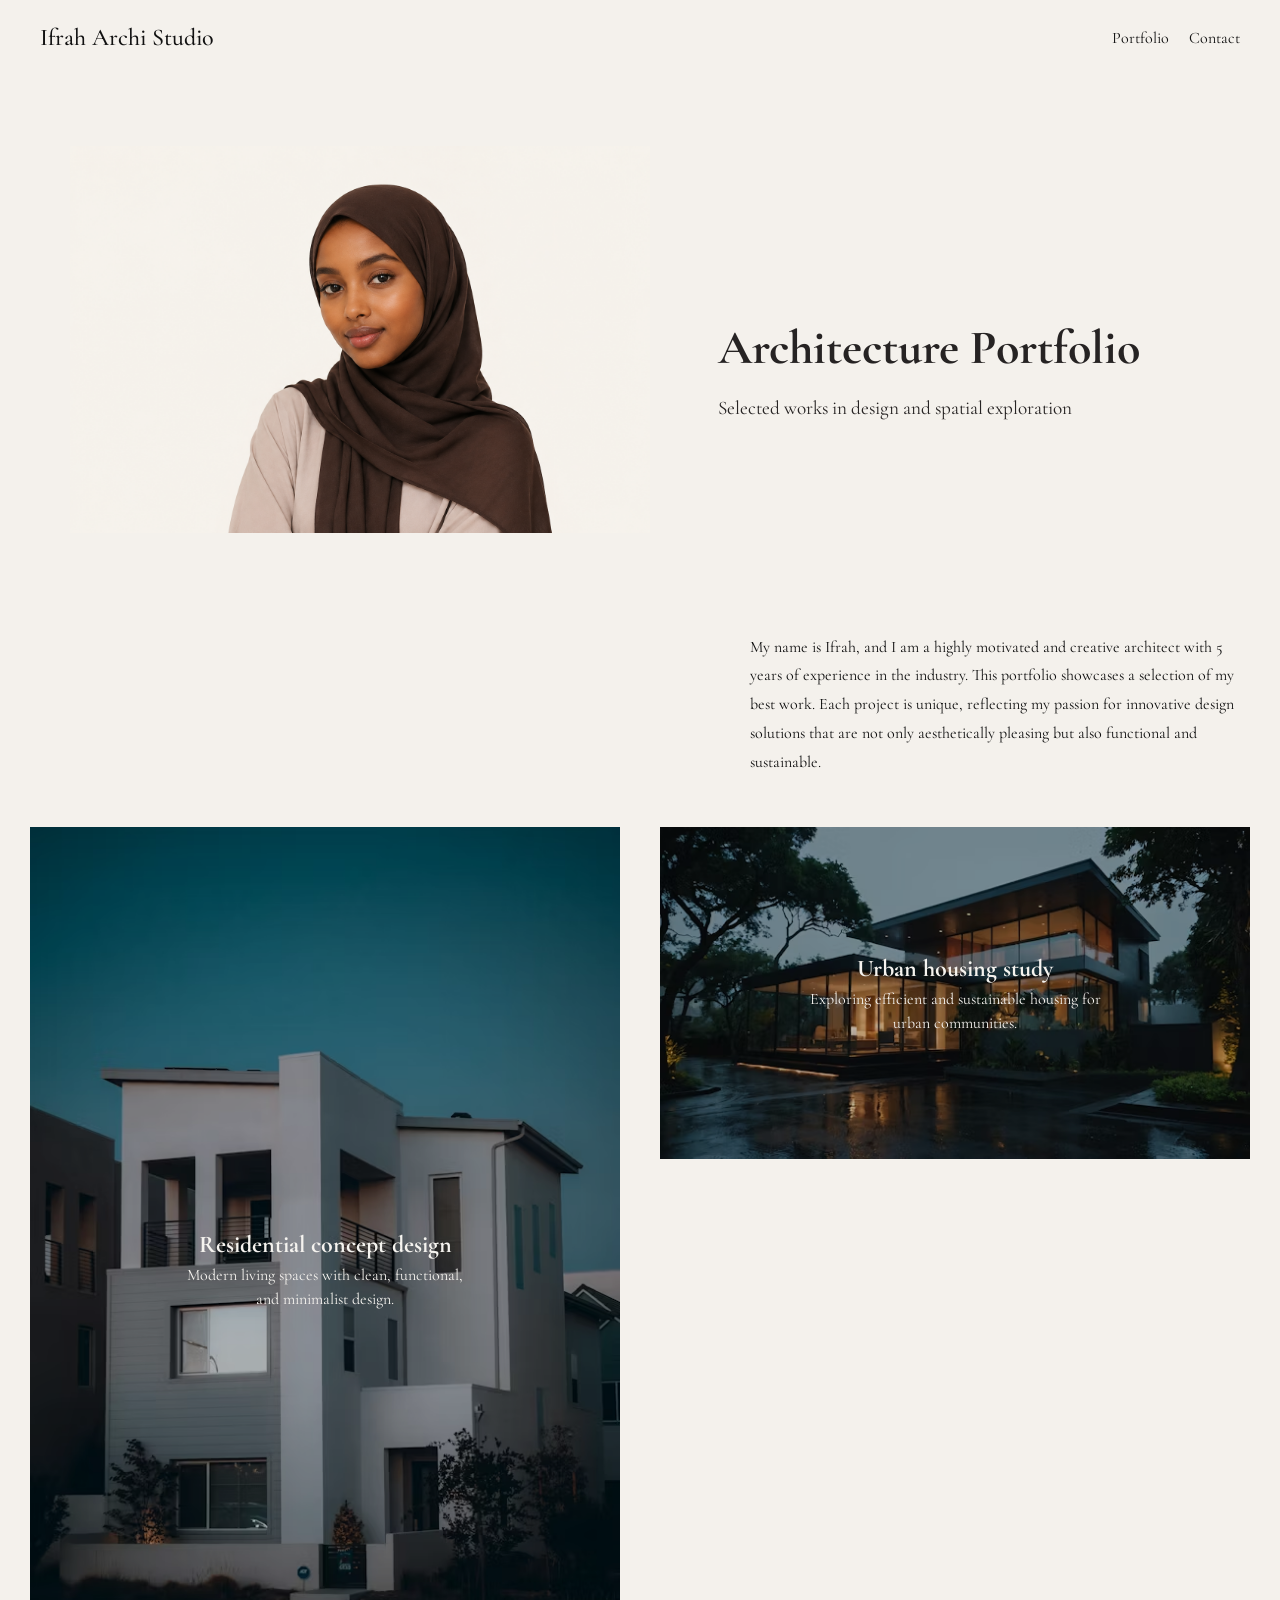
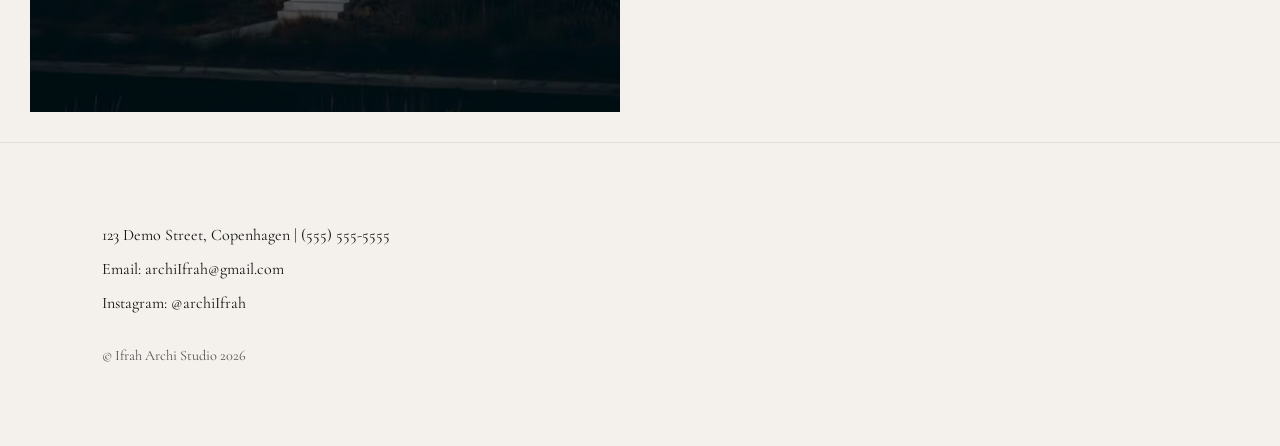
<file: index.html>
<!doctype html>
<html
  lang="en-US"
  class="break-words font-body text-base text-graphite-100 js-focus-visible"
  data-js-focus-visible=""
>
  <head>
    <meta charset="UTF-8" />
    <meta name="viewport" content="width=device-width, initial-scale=1.0" />

    <!-- Google Font -->
    <link rel="preconnect" href="https://fonts.googleapis.com" />
    <link rel="preconnect" href="https://fonts.gstatic.com" crossorigin />

    <link
      href="https://fonts.googleapis.com/css2?family=Cormorant+Garamond:wght@300;400;500;600&display=swap"
      rel="stylesheet"
    />

    <link rel="stylesheet" href="styles.css" />

    <title>Ifrah Archi Studio</title>
  </head>

  <body>
    <!-- Hero -->
    <section class="hero">
      <!-- Navigation -->
      <header class="header">
        <h1 class="logo">Ifrah Archi Studio</h1>

        <nav>
          <ul class="nav-links">
            <li><a href="index.html">Portfolio</a></li>
            <li><a href="contact.html">Contact</a></li>
          </ul>
        </nav>
      </header>

      <!-- Hero Image -->
      <img src=".//images/som.png" alt="Architecture Hero Image" />

      <!-- Hero Text -->
      <div class="hero-text">
        <h2>Architecture Portfolio</h2>
        <p>Selected works in design and spatial exploration</p>
      </div>
    </section>

    <!-- Work Section -->
    <section id="work-section">
      <!-- Description -->
      <div class="top-content">
        <p class="desc">
          My name is Ifrah, and I am a highly motivated and creative architect
          with 5 years of experience in the industry. This portfolio showcases a
          selection of my best work. Each project is unique, reflecting my
          passion for innovative design solutions that are not only
          aesthetically pleasing but also functional and sustainable.
        </p>
      </div>

      <!-- Projects Grid -->
      <div class="projects">
        <!-- Project One -->
        <div class="project">
          <a href="projectOne.html">
            <img src="./images/long.avif" alt="Project One" />

            <div class="project-overlay">
              <h2>Residential concept design</h2>
              <p>
                Modern living spaces with clean, functional, and minimalist
                design.
              </p>
            </div>
          </a>
        </div>

        <!-- Project Two -->
        <div class="project">
          <a href="projectTwo.html">
            <img src="./images/sho.avif" alt="Project Two" />
            <div class="project-overlay">
              <h2>Urban housing study</h2>
              <p>
                Exploring efficient and sustainable housing for urban
                communities.
              </p>
            </div>
          </a>
        </div>
      </div>
    </section>

    <!-- FOOTER -->
    <footer id="contact" class="contact">
      <p>123 Demo Street, Copenhagen | (555) 555-5555</p>

      <p>Email: archiIfrah@gmail.com</p>

      <p>Instagram: @archiIfrah</p>

      <p class="copyright">© Ifrah Archi Studio 2026</p>
    </footer>
    <button id="back-to-top" class="hide">↑ Top</button>
    <script src="script.js"></script>
  </body>
</html>
</file>
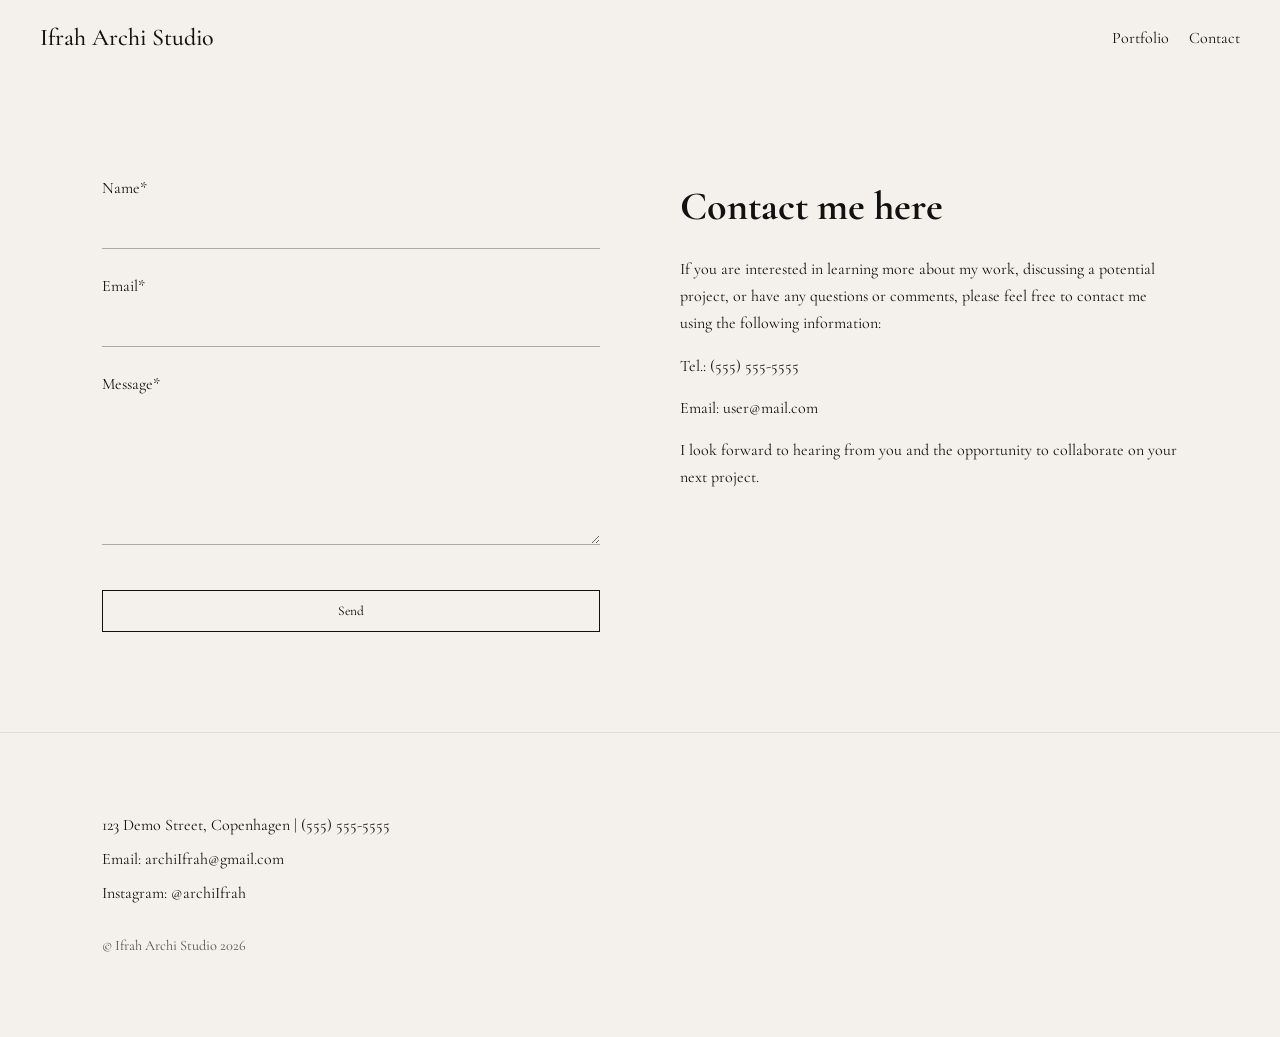
<file: contact.html>
<!doctype html>
<html lang="en">
  <head>
    <meta charset="UTF-8" />
    <meta name="viewport" content="width=device-width, initial-scale=1.0" />

    <!-- Google Font -->
    <link rel="preconnect" href="https://fonts.googleapis.com" />
    <link rel="preconnect" href="https://fonts.gstatic.com" crossorigin />

    <link
      href="https://fonts.googleapis.com/css2?family=Cormorant+Garamond:wght@300;400;500;600&display=swap"
      rel="stylesheet"
    />

    <link rel="stylesheet" href="styles.css" />

    <title>Contact</title>
  </head>

  <body class="contact-page">
    <!-- HEADER -->
    <header class="header">
      <h1 class="logo">Ifrah Archi Studio</h1>

      <nav>
        <ul class="nav-links">
          <li><a href="index.html">Portfolio</a></li>
          <li><a href="contact.html">Contact</a></li>
        </ul>
      </nav>
    </header>

    <!-- CONTACT SECTION -->
    <section class="contact-section">
      <!-- LEFT SIDE (FORM) -->
      <div class="contact-form-side">
        <form class="contact-form">
          <div class="form-group">
            <label>Name*</label>
            <input type="text" required />
          </div>

          <div class="form-group">
            <label>Email*</label>
            <input type="email" required />
          </div>

          <div class="form-group">
            <label>Message*</label>
            <textarea rows="6" required></textarea>
          </div>

          <button type="submit">Send</button>
        </form>
      </div>

      <!-- RIGHT SIDE (TEXT) -->
      <div class="contact-info-side">
        <h2>Contact me here</h2>

        <p>
          If you are interested in learning more about my work, discussing a
          potential project, or have any questions or comments, please feel free
          to contact me using the following information:
        </p>

        <p>Tel.: (555) 555-5555</p>
        <p>Email: user@mail.com</p>

        <p>
          I look forward to hearing from you and the opportunity to collaborate
          on your next project.
        </p>
      </div>
    </section>

    <!-- FOOTER -->
    <footer id="contact" class="contact">
      <p>123 Demo Street, Copenhagen | (555) 555-5555</p>

      <p>Email: archiIfrah@gmail.com</p>

      <p>Instagram: @archiIfrah</p>

      <p class="copyright">© Ifrah Archi Studio 2026</p>
    </footer>
    <button id="back-to-top" class="hide">↑ Top</button>
    <script src="script.js"></script>
  </body>
</html>
</file>
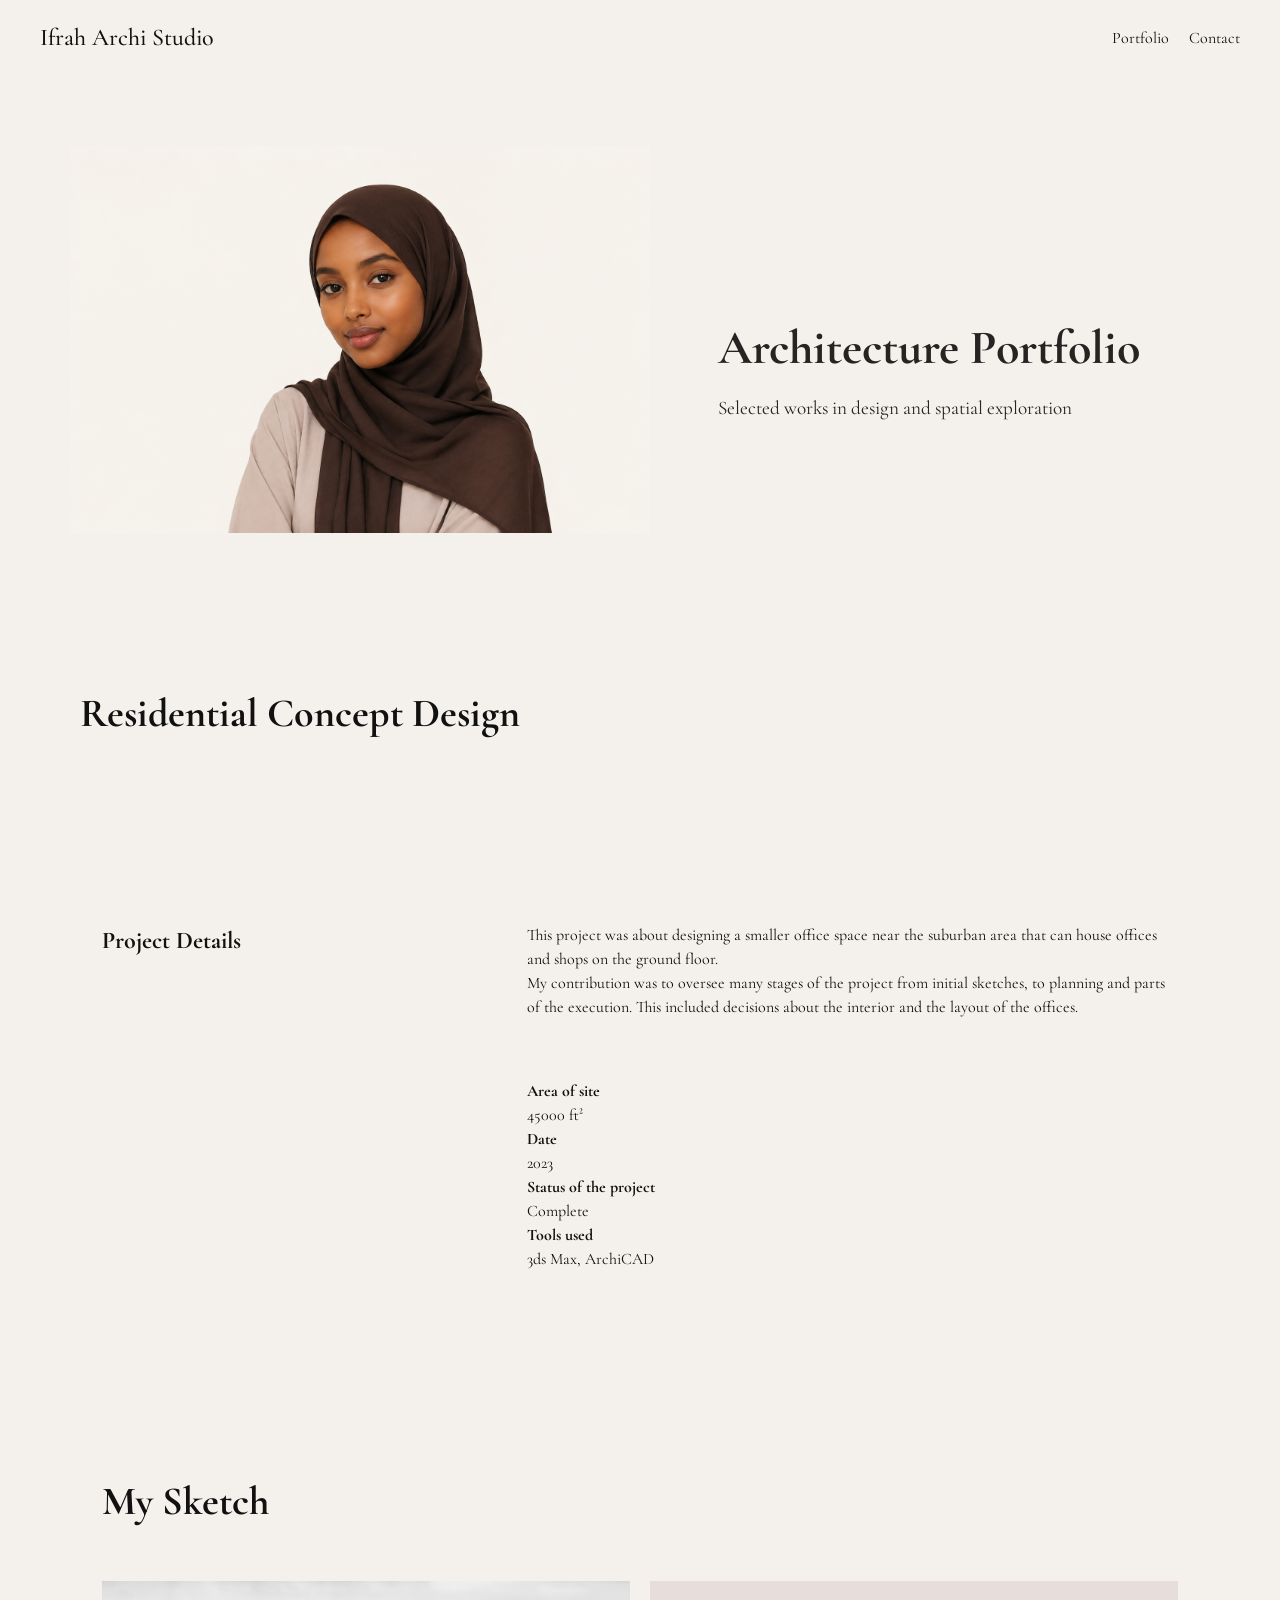
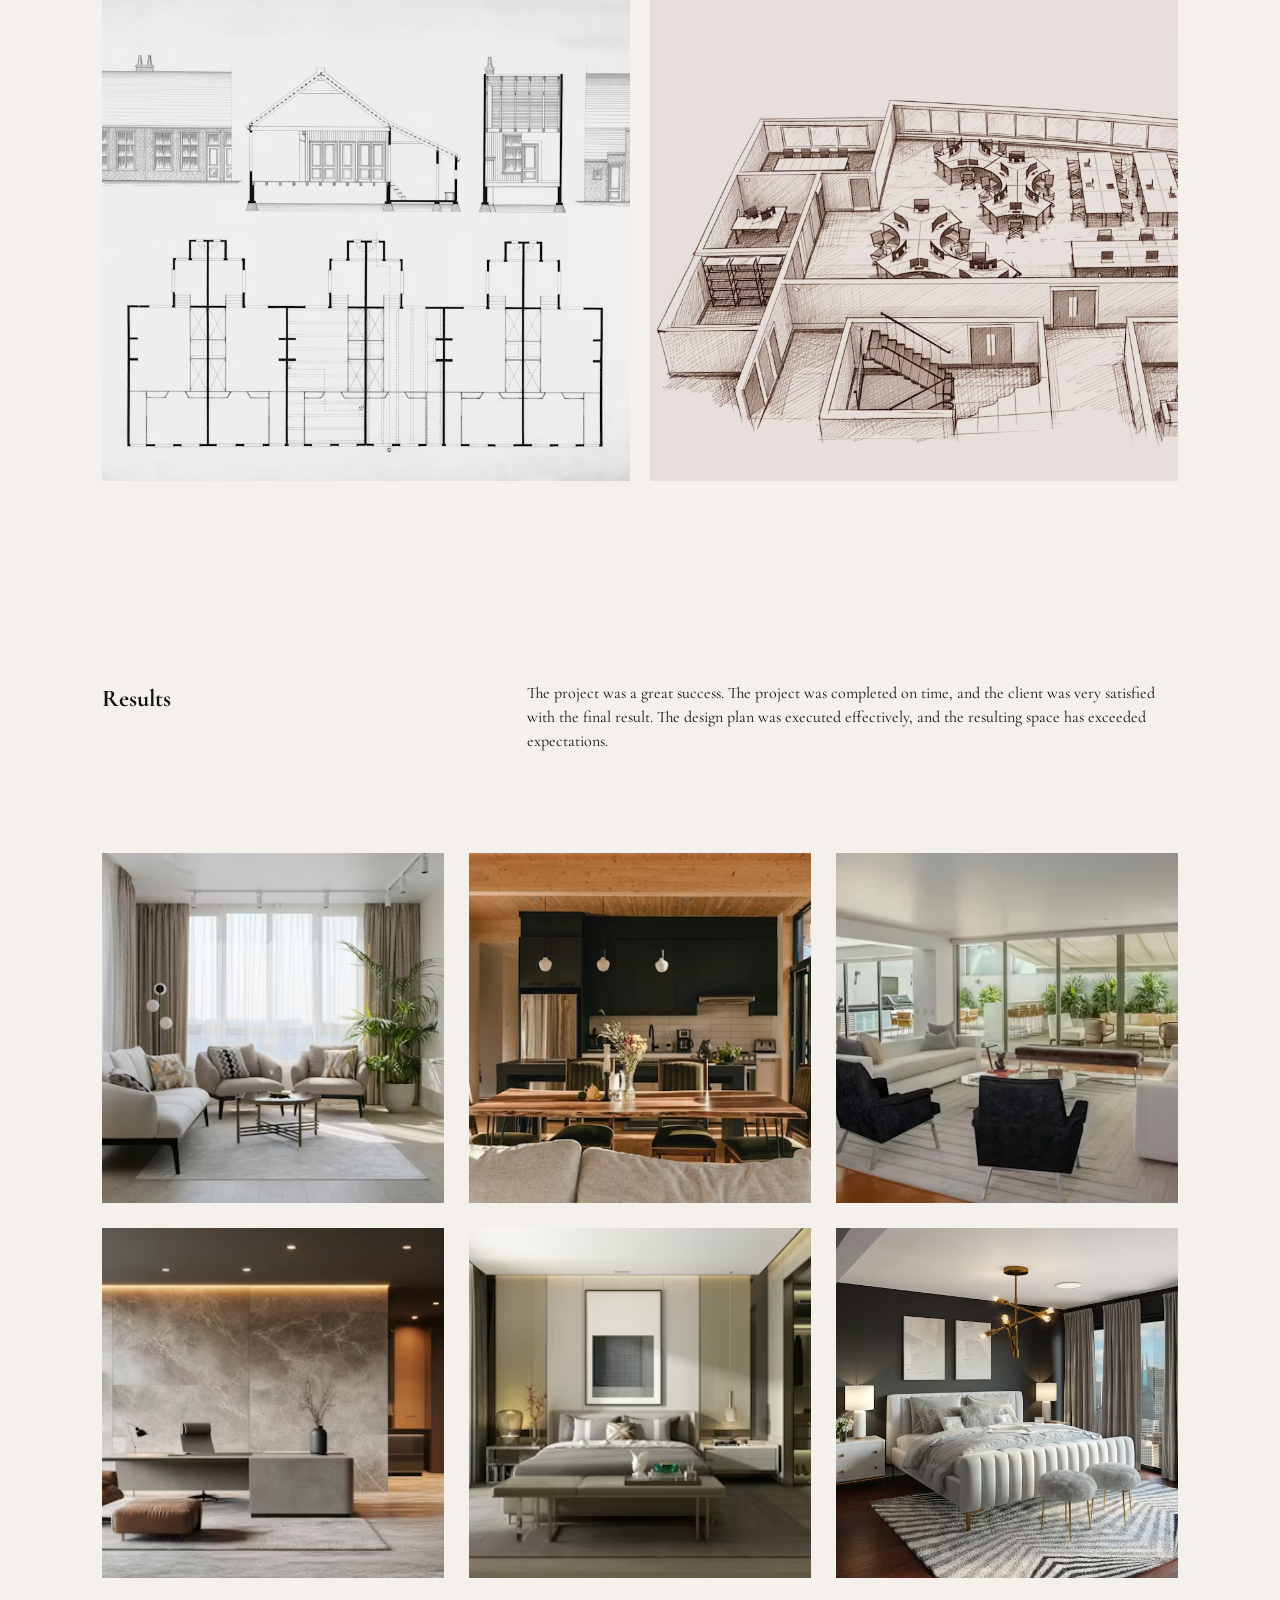
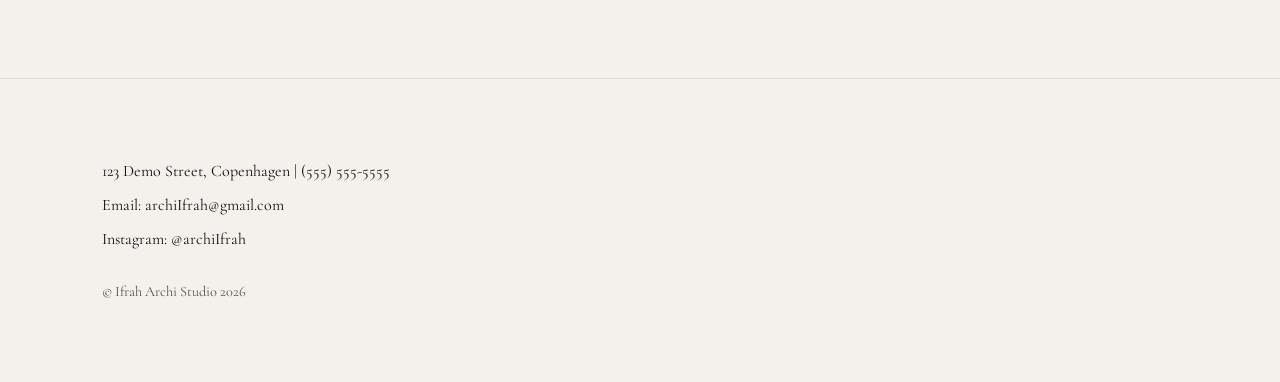
<file: projectOne.html>
<!doctype html>
<html
  lang="en-US"
  class="break-words font-body text-base text-graphite-100 js-focus-visible"
  data-js-focus-visible=""
>
  <head>
    <meta charset="UTF-8" />
    <meta name="viewport" content="width=device-width, initial-scale=1.0" />

    <!-- Google Font -->
    <link rel="preconnect" href="https://fonts.googleapis.com" />
    <link rel="preconnect" href="https://fonts.gstatic.com" crossorigin />

    <link
      href="https://fonts.googleapis.com/css2?family=Cormorant+Garamond:wght@300;400;500;600&display=swap"
      rel="stylesheet"
    />

    <link rel="stylesheet" href="styles.css" />

    <title>Ifrah Archi Studio</title>
  </head>

  <body class="project-page">
    <!-- Hero -->
    <section class="hero">
      <!-- Navigation -->
      <header class="header">
        <h1 class="logo">Ifrah Archi Studio</h1>

        <nav>
          <ul class="nav-links">
            <li><a href="index.html">Portfolio</a></li>
            <li><a href="contact.html">Contact</a></li>
          </ul>
        </nav>
      </header>

      <!-- Hero Image -->
      <img src="./images/som.png" alt="Architecture Hero Image" />

      <!-- Hero Text -->
      <div class="hero-text">
        <h2>Architecture Portfolio</h2>
        <p>Selected works in design and spatial exploration</p>
      </div>
    </section>

    <!-- Hero Title -->
    <section class="project-title-section">
      <h1>Residential Concept Design</h1>
    </section>

    <!-- Project Details -->
    <section class="project-details">
      <!-- Left Side -->
      <div class="details-title">
        <h2>Project Details</h2>
      </div>

      <!-- Right Side -->
      <div class="details-content">
        <p>
          This project was about designing a smaller office space near the
          suburban area that can house offices and shops on the ground floor.
        </p>

        <p>
          My contribution was to oversee many stages of the project from initial
          sketches, to planning and parts of the execution. This included
          decisions about the interior and the layout of the offices.
        </p>

        <div class="project-info">
          <div class="info-item">
            <h4>Area of site</h4>
            <p>45000 ft²</p>
          </div>

          <div class="info-item">
            <h4>Date</h4>
            <p>2023</p>
          </div>

          <div class="info-item">
            <h4>Status of the project</h4>
            <p>Complete</p>
          </div>

          <div class="info-item">
            <h4>Tools used</h4>
            <p>3ds Max, ArchiCAD</p>
          </div>
        </div>
      </div>
    </section>

    <!-- Sketch Section -->
    <section class="sketch-section">
      <h2>My Sketch</h2>

      <div class="sketch-grid">
        <img src="./images/sketch1.avif" alt="Sketch One" />

        <img src="./images/sketch3.avif" alt="Sketch Two" />
      </div>
    </section>

    <!-- Results Section -->
    <section class="results-section">
      <!-- Left Side -->
      <div class="results-title">
        <h2>Results</h2>
      </div>

      <!-- Right Side -->
      <div class="results-content">
        <p>
          The project was a great success. The project was completed on time,
          and the client was very satisfied with the final result. The design
          plan was executed effectively, and the resulting space has exceeded
          expectations.
        </p>
      </div>
    </section>

    <!-- Results Images -->
    <section class="results-gallery">
      <div class="gallery-grid">
        <img src="./images/proInt1.avif" alt="Result 1" />
        <img src="./images/proInt2.avif" alt="Result 2" />
        <img src="./images/proInt3.avif" alt="Result 3" />

        <img src="./images/proInt4.avif" alt="Result 4" />
        <img src="./images/proInt5.avif" alt="Result 5" />
        <img src="./images/proInt6.avif" alt="Result 6" />
      </div>
    </section>

    <!-- Contact -->
    <!-- FOOTER -->
    <footer id="contact" class="contact">
      <p>123 Demo Street, Copenhagen | (555) 555-5555</p>

      <p>Email: archiIfrah@gmail.com</p>

      <p>Instagram: @archiIfrah</p>

      <p class="copyright">© Ifrah Archi Studio 2026</p>
    </footer>
    <button id="back-to-top" class="hide">↑ Top</button>
    <script src="script.js"></script>
  </body>
</html>
</file>
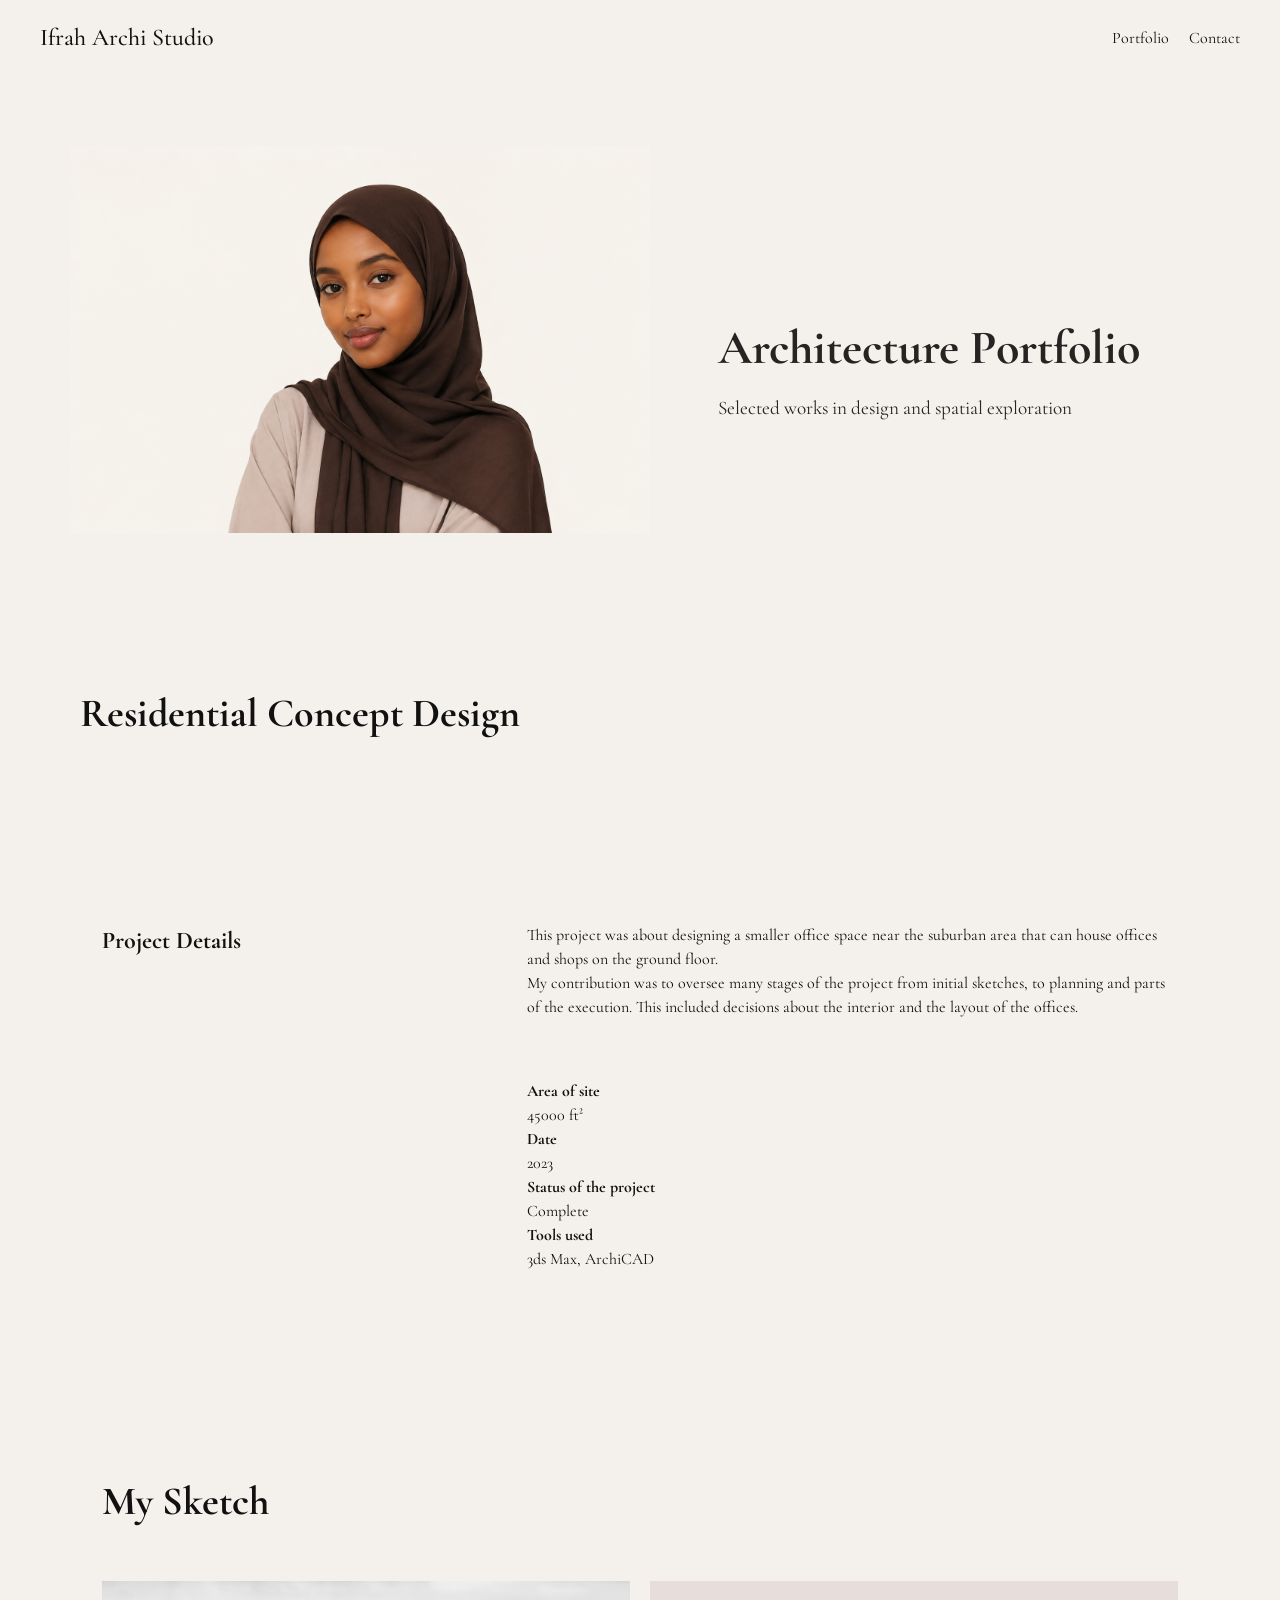
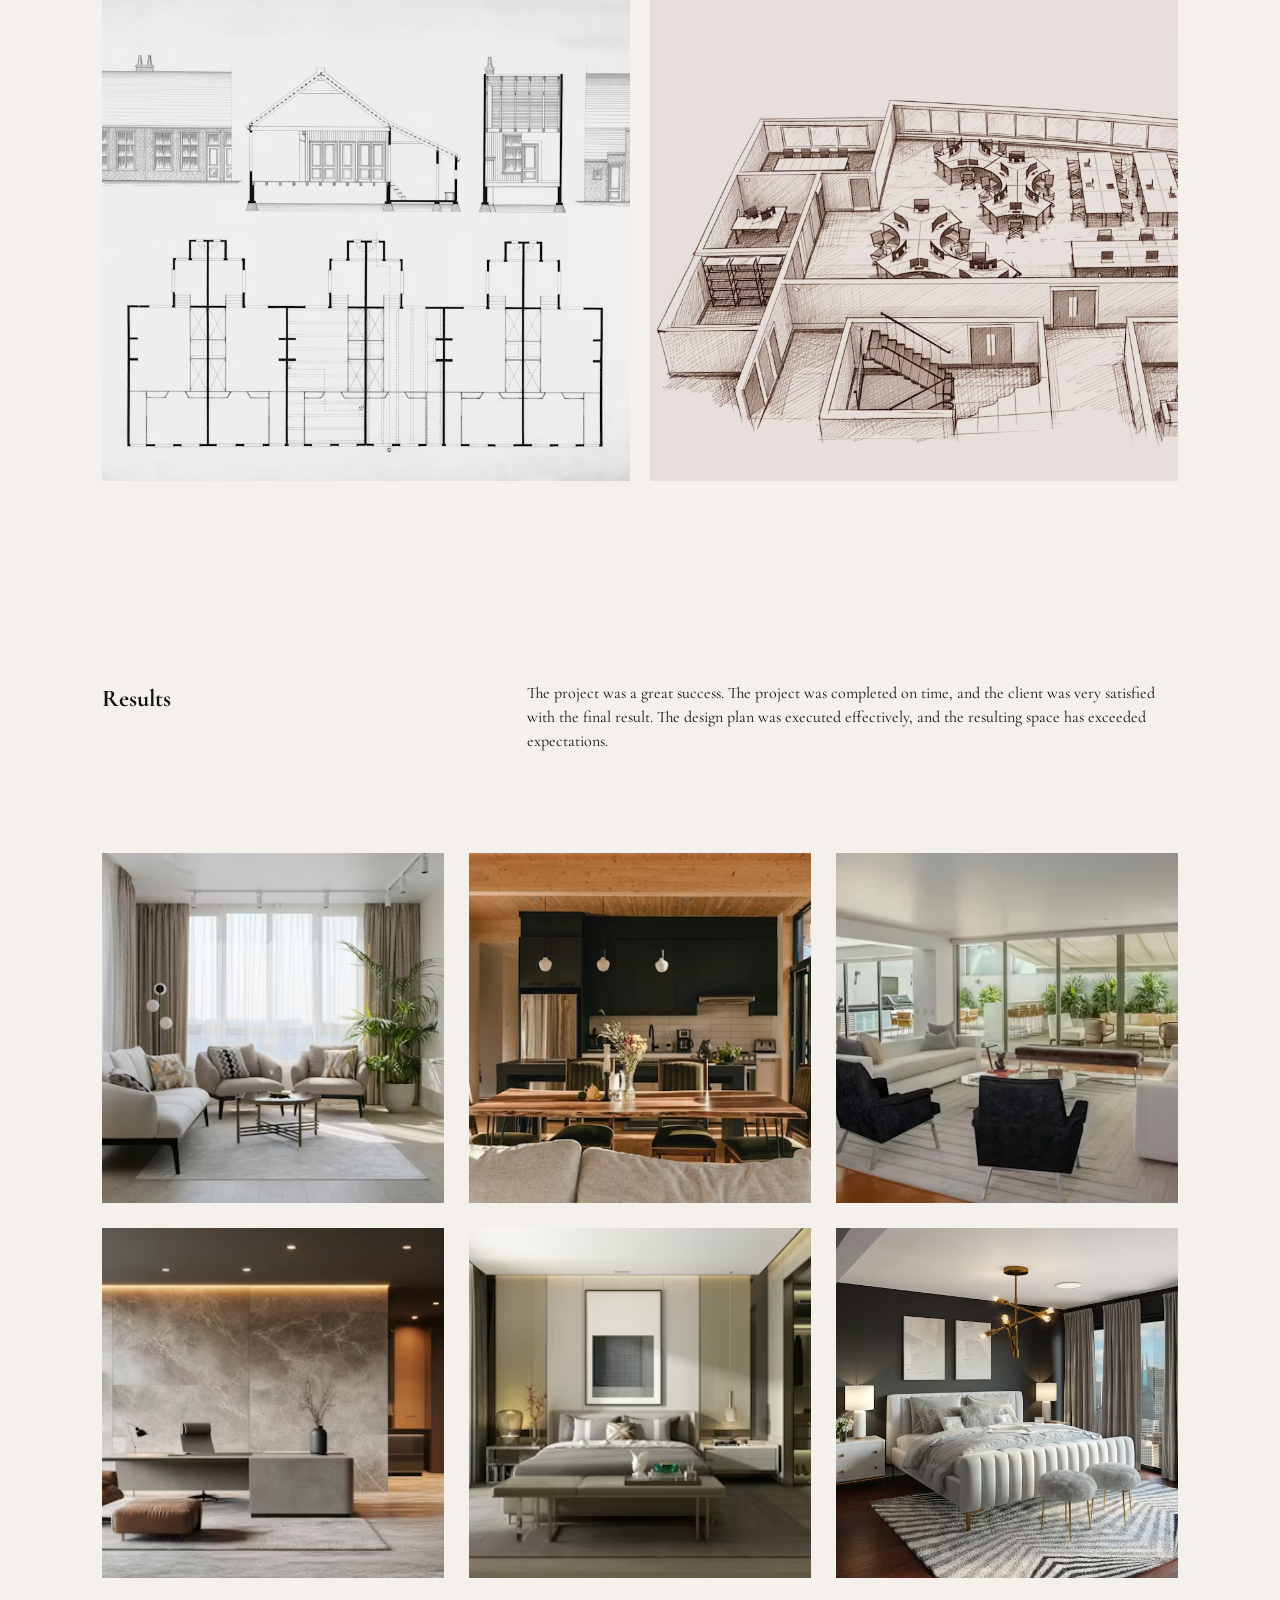
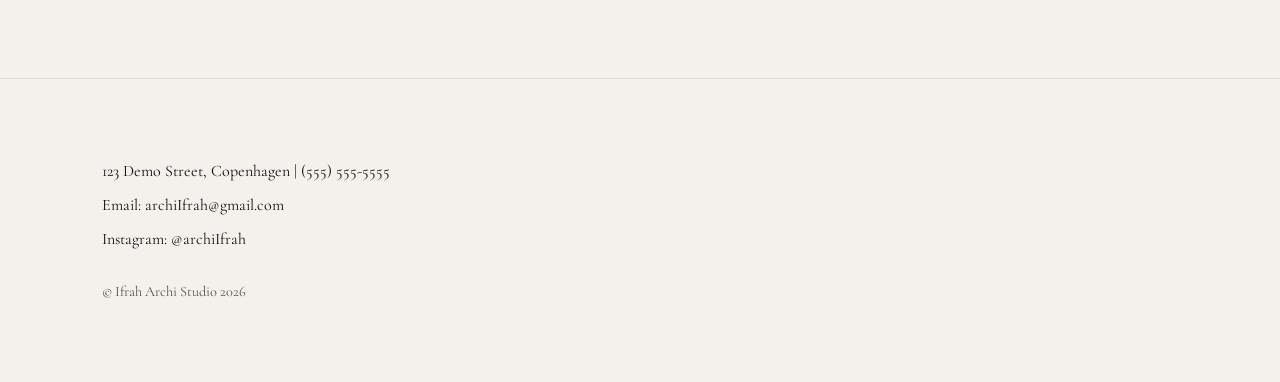
<file: projectTwo.html>
<!doctype html>
<html
  lang="en-US"
  class="break-words font-body text-base text-graphite-100 js-focus-visible"
  data-js-focus-visible=""
>
  <head>
    <meta charset="UTF-8" />
    <meta name="viewport" content="width=device-width, initial-scale=1.0" />

    <!-- Google Font -->
    <link rel="preconnect" href="https://fonts.googleapis.com" />
    <link rel="preconnect" href="https://fonts.gstatic.com" crossorigin />

    <link
      href="https://fonts.googleapis.com/css2?family=Cormorant+Garamond:wght@300;400;500;600&display=swap"
      rel="stylesheet"
    />

    <link rel="stylesheet" href="styles.css" />

    <title>Ifrah Archi Studio</title>
  </head>

  <body class="project-page">
    <!-- Hero -->
    <section class="hero">
      <!-- Navigation -->
      <header class="header">
        <h1 class="logo">Ifrah Archi Studio</h1>

        <nav>
          <ul class="nav-links">
            <li><a href="index.html">Portfolio</a></li>
            <li><a href="contact.html">Contact</a></li>
          </ul>
        </nav>
      </header>

      <!-- Hero Image -->
      <img src="./images/som.png" alt="Architecture Hero Image" />

      <!-- Hero Text -->
      <div class="hero-text">
        <h2>Architecture Portfolio</h2>
        <p>Selected works in design and spatial exploration</p>
      </div>
    </section>

    <!-- Hero Title -->
    <section class="project-title-section">
      <h1>Residential Concept Design</h1>
    </section>

    <!-- Project Details -->
    <section class="project-details">
      <!-- Left Side -->
      <div class="details-title">
        <h2>Project Details</h2>
      </div>

      <!-- Right Side -->
      <div class="details-content">
        <p>
          This project was about designing a smaller office space near the
          suburban area that can house offices and shops on the ground floor.
        </p>

        <p>
          My contribution was to oversee many stages of the project from initial
          sketches, to planning and parts of the execution. This included
          decisions about the interior and the layout of the offices.
        </p>

        <div class="project-info">
          <div class="info-item">
            <h4>Area of site</h4>
            <p>45000 ft²</p>
          </div>

          <div class="info-item">
            <h4>Date</h4>
            <p>2023</p>
          </div>

          <div class="info-item">
            <h4>Status of the project</h4>
            <p>Complete</p>
          </div>

          <div class="info-item">
            <h4>Tools used</h4>
            <p>3ds Max, ArchiCAD</p>
          </div>
        </div>
      </div>
    </section>

    <!-- Sketch Section -->
    <section class="sketch-section">
      <h2>My Sketch</h2>

      <div class="sketch-grid">
        <img src="./images/sketch1.avif" alt="Sketch One" />

        <img src="./images/sketch3.avif" alt="Sketch Two" />
      </div>
    </section>

    <!-- Results Section -->
    <section class="results-section">
      <!-- Left Side -->
      <div class="results-title">
        <h2>Results</h2>
      </div>

      <!-- Right Side -->
      <div class="results-content">
        <p>
          The project was a great success. The project was completed on time,
          and the client was very satisfied with the final result. The design
          plan was executed effectively, and the resulting space has exceeded
          expectations.
        </p>
      </div>
    </section>

    <!-- Results Images -->
    <section class="results-gallery">
      <div class="gallery-grid">
        <img src="./images/proInt1.avif" alt="Result 1" />
        <img src="./images/proInt2.avif" alt="Result 2" />
        <img src="./images/proInt3.avif" alt="Result 3" />

        <img src="./images/proInt4.avif" alt="Result 4" />
        <img src="./images/proInt5.avif" alt="Result 5" />
        <img src="./images/proInt6.avif" alt="Result 6" />
      </div>
    </section>

    <!-- FOOTER -->
    <footer id="contact" class="contact">
      <p>123 Demo Street, Copenhagen | (555) 555-5555</p>

      <p>Email: archiIfrah@gmail.com</p>

      <p>Instagram: @archiIfrah</p>

      <p class="copyright">© Ifrah Archi Studio 2026</p>
    </footer>
    <button id="back-to-top" class="hide">↑ Top</button>
    <script src="script.js"></script>
  </body>
</html>
</file>
<file: styles.css>
/* =========================
   GLOBAL RESET
========================= */

* {
  margin: 0;
  padding: 0;
  box-sizing: border-box;
}

/* =========================
   BODY
========================= */

body {
  font-family: "Cormorant Garamond", serif;
  background-color: #f4f1ec;
  color: #111;
  line-height: 1.5;

  overflow-x: hidden;

  opacity: 0;
  animation: pageLoad 0.8s ease forwards;
}

img {
  max-width: 100%;
  display: block;
}

/* =========================
   PAGE LOAD ANIMATION
========================= */

@keyframes pageLoad {
  from {
    opacity: 0;
    transform: translateY(10px);
  }

  to {
    opacity: 1;
    transform: translateY(0);
  }
}

/* =========================
   FADE UP ANIMATION
========================= */

@keyframes fadeUp {
  from {
    opacity: 0;
    transform: translateY(30px);
  }

  to {
    opacity: 1;
    transform: translateY(0);
  }
}

/* =========================
   HEADER
========================= */

.header {
  display: flex;
  justify-content: space-between;
  align-items: center;

  padding: 20px 40px;
}

.logo {
  font-size: 1.5rem;
  font-weight: 500;
}

.nav-links {
  display: flex;
  gap: 20px;

  list-style: none;
}

.nav-links a {
  text-decoration: none;
  color: #111;

  position: relative;
}

/* NAV UNDERLINE ANIMATION */

.nav-links a::after {
  content: "";

  position: absolute;
  left: 0;
  bottom: -3px;

  width: 0%;
  height: 1px;

  background: #111;

  transition: 0.3s ease;
}

.nav-links a:hover::after {
  width: 100%;
}

/* =========================
   HERO
========================= */

.hero {
  position: relative;
  margin-bottom: 40px;

  animation: fadeUp 1s ease forwards;
}

.hero img {
  width: 50%;
  margin: 40px;
  padding: 30px;

  transition: transform 1.2s ease;
}

.hero img:hover {
  transform: scale(1.03);
}

.hero-text {
  position: absolute;

  bottom: 40px;
  right: 40px;

  margin: 100px;

  color: rgb(38, 35, 35);
}

.hero-text h2 {
  font-size: 3rem;
  margin-bottom: 10px;
}

.hero-text p {
  font-size: 1.2rem;
}

/* =========================
   INTRO TEXT
========================= */

#work-section {
  padding: 30px;
}

.top-content {
  display: flex;
  justify-content: flex-end;

  margin-bottom: 50px;

  animation: fadeUp 1s ease;
}

.desc {
  width: 500px;

  text-align: left;
  line-height: 1.8;
}

/* =========================
   PROJECT GRID
========================= */

.projects {
  display: grid;
  grid-template-columns: repeat(2, 1fr);

  gap: 40px;
}

/* PROJECT CARD ANIMATION */

.project {
  position: relative;
  overflow: hidden;

  opacity: 0;
  transform: translateY(30px);

  animation: fadeUp 0.8s ease forwards;
}

.project:nth-child(1) {
  animation-delay: 0.1s;
}

.project:nth-child(2) {
  animation-delay: 0.2s;
}

.project:nth-child(3) {
  animation-delay: 0.3s;
}

.project:nth-child(4) {
  animation-delay: 0.4s;
}

.project img {
  width: 100%;
  display: block;

  transition: transform 0.6s ease;
}

.project:hover img {
  transform: scale(1.05);
}

.project a {
  display: block;
  position: relative;

  text-decoration: none;
  color: #111;
}

/* CENTER TEXT OVER IMAGE */

.project-overlay {
  position: absolute;

  top: 50%;
  left: 50%;

  transform: translate(-50%, -50%);

  text-align: center;
  font-weight: 400;

  color: #f5f3ef;

  z-index: 2;

  transition: 0.4s ease;
}

.project-overlay h3 {
  font-size: 2rem;
  margin-bottom: 5px;
}

.project-overlay p {
  font-size: 1rem;
}

.project:hover .project-overlay {
  transform: translate(-50%, -55%);
}

/* DARK OVERLAY */

.project a::after {
  content: "";

  position: absolute;
  inset: 0;

  background: rgba(0, 0, 0, 0.25);

  transition: 0.4s ease;
}

.project:hover a::after {
  background: rgba(0, 0, 0, 0.4);
}

/* =========================
   PROJECT PAGE ANIMATION
========================= */

.project-title-section,
.project-details,
.results-section,
.sketch-section,
.gallery-grid,
.contact-section {
  opacity: 0;
  transform: translateY(40px);

  animation: fadeUp 1s ease forwards;
}

.project-title-section {
  animation-delay: 0.1s;
}

.project-details {
  animation-delay: 0.2s;
}

.sketch-section {
  animation-delay: 0.3s;
}

.results-section {
  animation-delay: 0.4s;
}

.gallery-grid {
  animation-delay: 0.5s;
}

/* =========================
   PROJECT TITLE
========================= */

.project-title-section {
  padding: 80px;
}

.project-title-section h1 {
  font-size: 2.5rem;
}

/* =========================
   DETAILS / TEXT
========================= */

.project-details,
.results-section {
  display: grid;
  grid-template-columns: 1fr 2fr;

  gap: 100px;

  padding: 100px 8%;
}

.details-left h2,
.results-left h2 {
  font-size: 2.5rem;
  font-weight: 500;
}

.details-right p,
.results-right p {
  font-size: 1.2rem;
  line-height: 1.8;

  margin-bottom: 40px;
}

/* PROJECT INFO */

.project-info {
  margin-top: 60px;
}

.info-row {
  display: flex;
  justify-content: space-between;

  padding: 20px 0;

  border-bottom: 1px solid #ccc;
}

.info-row h4 {
  font-size: 1.1rem;
  font-weight: 600;
}

.info-row p {
  margin: 0;
}

/* =========================
   SKETCH
========================= */

.sketch-section {
  padding: 100px 8%;
}

.sketch-section h2 {
  font-size: 2.5rem;
  margin-bottom: 50px;
}

.sketch-grid {
  display: grid;
  grid-template-columns: repeat(2, 1fr);

  gap: 20px;
}

.sketch-grid img {
  width: 100%;
  height: 500px;

  object-fit: cover;

  transition: transform 0.6s ease;
}

.sketch-grid img:hover {
  transform: scale(1.02);
}

/* =========================
   GALLERY
========================= */

.gallery-grid {
  display: grid;
  grid-template-columns: repeat(3, 1fr);

  gap: 25px;

  padding: 0 8% 100px;
}

.gallery-grid img {
  width: 100%;
  height: 350px;

  object-fit: cover;

  transition: transform 0.6s ease;
}

.gallery-grid img:hover {
  transform: scale(1.03);
}

/* =========================
   CONTACT PAGE
========================= */

.contact-section {
  display: grid;
  grid-template-columns: 1fr 1fr;

  gap: 80px;

  padding: 100px 8%;
}

.contact-info-side h2 {
  font-size: 2.5rem;
  margin-bottom: 20px;
}

.contact-info-side p {
  margin-bottom: 15px;
  line-height: 1.7;
}

/* FORM */

.contact-form {
  display: flex;
  flex-direction: column;

  gap: 25px;
}

.form-group {
  display: flex;
  flex-direction: column;

  gap: 8px;
}

input,
textarea {
  border: none;
  border-bottom: 1px solid #aaa;

  background: transparent;

  padding: 10px 5px;

  font-size: 1rem;
  font-family: inherit;

  outline: none;

  transition: 0.3s ease;
}

input:focus,
textarea:focus {
  border-bottom: 1px solid #111;
}

/* BUTTON */

button {
  margin-top: 20px;
  padding: 12px 25px;

  border: 1px solid #111;
  background: transparent;

  font-family: inherit;
  cursor: pointer;

  transition: all 0.3s ease;
}

button:hover {
  background: #111;
  color: #fff;
}

/* =========================
   FOOTER
========================= */

.contact {
  padding: 80px 8%;
  border-top: 1px solid #ddd;

  display: flex;
  flex-direction: column;
  gap: 10px;

  font-size: 1rem;

  animation: fadeUp 1s ease;
}

.copyright {
  margin-top: 20px;

  opacity: 0.7;
  font-size: 0.9rem;
}

/* =========================
   LARGE DESKTOP
========================= */

@media (min-width: 1400px) {
  .hero-text h2 {
    font-size: 4rem;
  }

  .desc {
    width: 650px;
  }
}

/* =========================
   LAPTOP
========================= */

@media (max-width: 1200px) {
  .hero img {
    width: 65%;
  }

  .hero-text {
    margin: 60px;
  }

  .gallery-grid {
    grid-template-columns: repeat(2, 1fr);
  }

  .project-details,
  .results-section {
    gap: 70px;
  }
}

/* =========================
   TABLET
========================= */

@media (max-width: 900px) {
  .header {
    padding: 20px;
  }

  .hero {
    display: flex;
    flex-direction: column;
    align-items: center;
  }

  .hero img {
    width: 85%;
    margin: 20px auto;
    padding: 0;
  }

  .hero-text {
    position: static;

    margin: 20px 40px;

    text-align: left;
  }

  .hero-text h2 {
    font-size: 2.5rem;
  }

  .hero-text p {
    font-size: 1.1rem;
  }

  .top-content {
    justify-content: center;
  }

  .desc {
    width: 100%;
  }

  .projects,
  .project-details,
  .results-section,
  .sketch-grid,
  .gallery-grid,
  .contact-section {
    grid-template-columns: 1fr;
  }

  .projects {
    gap: 25px;
  }

  .project-details,
  .results-section,
  .contact-section,
  .sketch-section {
    padding: 70px 6%;
    gap: 50px;
  }

  .gallery-grid img,
  .sketch-grid img {
    height: auto;
  }
}

/* =========================
   MOBILE
========================= */

@media (max-width: 600px) {
  body {
    font-size: 15px;
  }

  .header {
    flex-direction: column;
    gap: 12px;

    text-align: center;

    padding: 20px;
  }

  .nav-links {
    flex-wrap: wrap;
    justify-content: center;

    gap: 12px;
  }

  .hero img {
    width: 92%;
    margin: 10px auto;
  }

  .hero-text {
    position: static;

    margin: 20px;

    text-align: center;
  }

  .hero-text h2 {
    font-size: 2rem;
    line-height: 1.2;
  }

  .hero-text p {
    font-size: 1rem;
  }

  .project-overlay h3 {
    font-size: 1.4rem;
  }

  .project-overlay p {
    font-size: 0.9rem;
  }

  .project-title-section {
    padding: 50px 20px;
  }

  .project-title-section h1 {
    font-size: 2rem;
  }

  .details-left h2,
  .results-left h2,
  .contact-info-side h2,
  .sketch-section h2 {
    font-size: 2rem;
  }

  .details-right p,
  .results-right p,
  .contact-info-side p,
  .desc {
    font-size: 1rem;
  }

  .project-details,
  .results-section,
  .contact-section,
  .sketch-section,
  .gallery-grid {
    padding-left: 20px;
    padding-right: 20px;
  }

  .info-row {
    flex-direction: column;
    gap: 8px;
  }

  button {
    width: 100%;
  }

  .contact {
    padding: 50px 20px;

    text-align: center;
  }
}

/* =========================
   SMALL PHONES
========================= */

@media (max-width: 400px) {
  .hero-text h2 {
    font-size: 1.6rem;
  }

  .project-overlay h3 {
    font-size: 1.1rem;
  }

  .project-overlay p {
    font-size: 0.8rem;
  }

  .details-left h2,
  .results-left h2,
  .contact-info-side h2 {
    font-size: 1.6rem;
  }

  .nav-links {
    flex-direction: column;
  }
}

/* BACK TO TOP BUTTON - default for desktop */
#back-to-top {
  position: fixed;
  bottom: 20px;
  right: 20px; /* stays on the right for desktop */
  background: #111;
  color: #fff;
  padding: 10px 15px;
  border: none;
  border-radius: 5px;
  cursor: pointer;
  font-size: 14px;
  z-index: 1000;
  transition:
    opacity 0.3s ease,
    transform 0.3s ease;
}

/* Hide initially */
#back-to-top.hide {
  opacity: 0;
  pointer-events: none;
  transform: translateY(20px);
}

/* Mobile adjustments */
@media (max-width: 600px) {
  #back-to-top {
    left: 50%; /* center horizontally */
    right: auto; /* override right */
    transform: translateX(-50%); /* center properly */
    padding: 8px 12px;
    font-size: 12px;
  }
}
</file>
